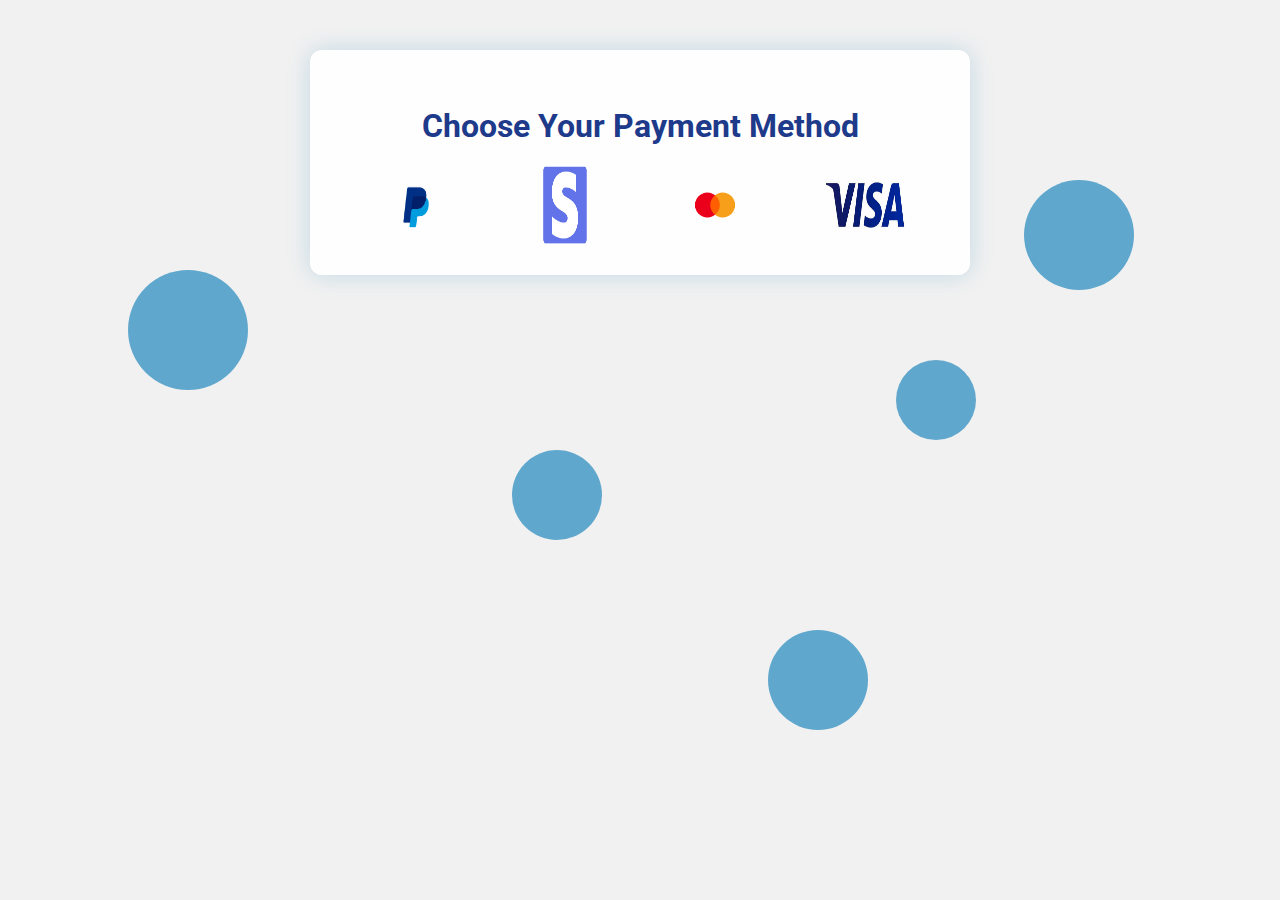
<file: checkout.html>
<!DOCTYPE html>
<html lang="en">
<head>
  <meta charset="UTF-8">
  <meta name="viewport" content="width=device-width, initial-scale=1.0">
  <title>Payment Page</title>
  <link href="https://fonts.googleapis.com/css2?family=Roboto:wght@400;500;700&display=swap" rel="stylesheet">
  <style>
    body {
      font-family: 'Roboto', sans-serif;
      margin: 0;
      padding: 0;
      overflow: hidden;
      background-color: #f1f1f1;
    }

    .payment-container {
      max-width: 600px;
      margin: 50px auto;
      background-color: rgba(255, 255, 255, 0.9);
      padding: 30px;
      border-radius: 12px;
      box-shadow: 0 0 25px rgba(0, 119, 182, 0.2);
      text-align: center;
      position: relative;
      z-index: 10;
    }

    .payment-container h2 {
      color: #1e3a8a;
      margin-bottom: 20px;
      font-size: 2rem;
      font-weight: 700;
    }

    .payment-container p {
      font-size: 1.1rem;
      margin-top: 15px;
    }

    .payment-methods {
      display: flex;
      justify-content: space-around;
      margin-top: 20px;
      flex-wrap: wrap;
    }

    .payment-methods img {
      width: 80px;
      cursor: pointer;
      transition: transform 0.3s;
    }

    .payment-methods img:hover {
      transform: scale(1.1);
    }

    .payment-form {
      display: none;
      margin-top: 20px;
      text-align: left;
    }

    .payment-form input {
      width: 100%;
      padding: 12px;
      margin-bottom: 15px;
      border: 1px solid #ccc;
      border-radius: 8px;
      font-size: 1rem;
      margin-left: -10px;
    }

    .payment-form button {
      background-color: #1e3a8a;
      color: white;
      padding: 12px 25px;
      font-size: 1rem;
      border: none;
      border-radius: 8px;
      cursor: pointer;
      width: 100%;
      transition: background-color 0.3s;
    }

    .payment-form button:hover {
      background-color: #1c3d5b;
    }

    .error-message {
      color: red;
      font-size: 0.9rem;
      margin-bottom: 15px;
    }

    /* Floating Balls Animation */
    .ball {
      position: absolute;
      border-radius: 50%;
      background-color: rgba(0, 119, 182, 0.6);
      animation: float 10s linear infinite;
    }

    .ball:nth-child(1) {
      width: 120px;
      height: 120px;
      top: 30%;
      left: 10%;
      animation-duration: 15s;
      animation-delay: 0s;
    }

    .ball:nth-child(2) {
      width: 90px;
      height: 90px;
      top: 50%;
      left: 40%;
      animation-duration: 13s;
      animation-delay: 3s;
    }

    .ball:nth-child(3) {
      width: 100px;
      height: 100px;
      top: 70%;
      left: 60%;
      animation-duration: 18s;
      animation-delay: 5s;
    }

    .ball:nth-child(4) {
      width: 110px;
      height: 110px;
      top: 20%;
      left: 80%;
      animation-duration: 17s;
      animation-delay: 2s;
    }

    .ball:nth-child(5) {
      width: 80px;
      height: 80px;
      top: 40%;
      left: 70%;
      animation-duration: 12s;
      animation-delay: 4s;
    }

    @keyframes float {
      0% {
        transform: translateY(0) rotate(0deg);
      }
      50% {
        transform: translateY(-100vh) rotate(180deg);
      }
      100% {
        transform: translateY(0) rotate(360deg);
      }
    }
  </style>
</head>
<body>

<!-- Floating Balls -->
<div class="ball"></div>
<div class="ball"></div>
<div class="ball"></div>
<div class="ball"></div>
<div class="ball"></div>

<div class="payment-container">
  <h2>Choose Your Payment Method</h2>

  <div class="payment-methods">
    <img src="./images/PayPal-Logo-PNG-Free-Image.png" alt="PayPal" title="Pay with PayPal" onclick="selectPaymentMethod('PayPal')">
    <img src="./images/Stripe-Emblem.png" alt="Stripe" title="Pay with Stripe" onclick="selectPaymentMethod('Stripe')">
    <img src="./images/mastercard-og-image.png" alt="MasterCard" title="Pay with MasterCard" onclick="selectPaymentMethod('MasterCard')">
    <img src="./images/OIP (1).jpeg" alt="Visa" title="Pay with Visa" onclick="selectPaymentMethod('Visa')">
  </div>

  <div id="payment-form" class="payment-form">
    <h3>Enter Card Details</h3>
    <div class="error-message" id="error-message"></div>
    <input type="text" id="card-name" placeholder="Cardholder's Name" required>
    <input type="text" id="card-number" placeholder="Card Number" required>
    <input type="text" id="expiry-date" placeholder="MM/YY" required>
    <input type="text" id="cvv" placeholder="CVV" required>
    <button onclick="handlePayment()">Proceed to Payment</button>
  </div>
</div>

<script>
  function selectPaymentMethod(method) {
    // Show the payment form and adjust the heading based on the selected method
    document.getElementById('payment-form').style.display = 'block';
    document.getElementById('payment-form').querySelector('h3').textContent = `Enter ${method} Card Details`;

    // Optionally, update a hidden field or make adjustments depending on the method
    console.log(`Selected Payment Method: ${method}`);
  }

  // Handle the payment process
  function handlePayment() {
    const cardName = document.getElementById('card-name').value;
    const cardNumber = document.getElementById('card-number').value;
    const expiryDate = document.getElementById('expiry-date').value;
    const cvv = document.getElementById('cvv').value;
    const errorMessage = document.getElementById('error-message');
    
    // Clear previous error messages
    errorMessage.textContent = '';

    // Simple validation for card details (you can enhance this further)
    if (!cardName || !cardNumber || !expiryDate || !cvv) {
      errorMessage.textContent = "Please fill in all card details.";
      return;
    }

    // Card Number validation (basic check for length)
    if (!/^\d{16}$/.test(cardNumber)) {
      errorMessage.textContent = "Please enter a valid 16-digit card number.";
      return;
    }

    // Expiry Date validation (basic MM/YY format check)
    if (!/^(0[1-9]|1[0-2])\/\d{2}$/.test(expiryDate)) {
      errorMessage.textContent = "Please enter a valid expiry date (MM/YY).";
      return;
    }

    // CVV validation (basic check for 3 digits)
    if (!/^\d{3}$/.test(cvv)) {
      errorMessage.textContent = "Please enter a valid 3-digit CVV.";
      return;
    }
window.location.href = "./order-completed.html";
  }
</script>

</body>
</html>
</file>
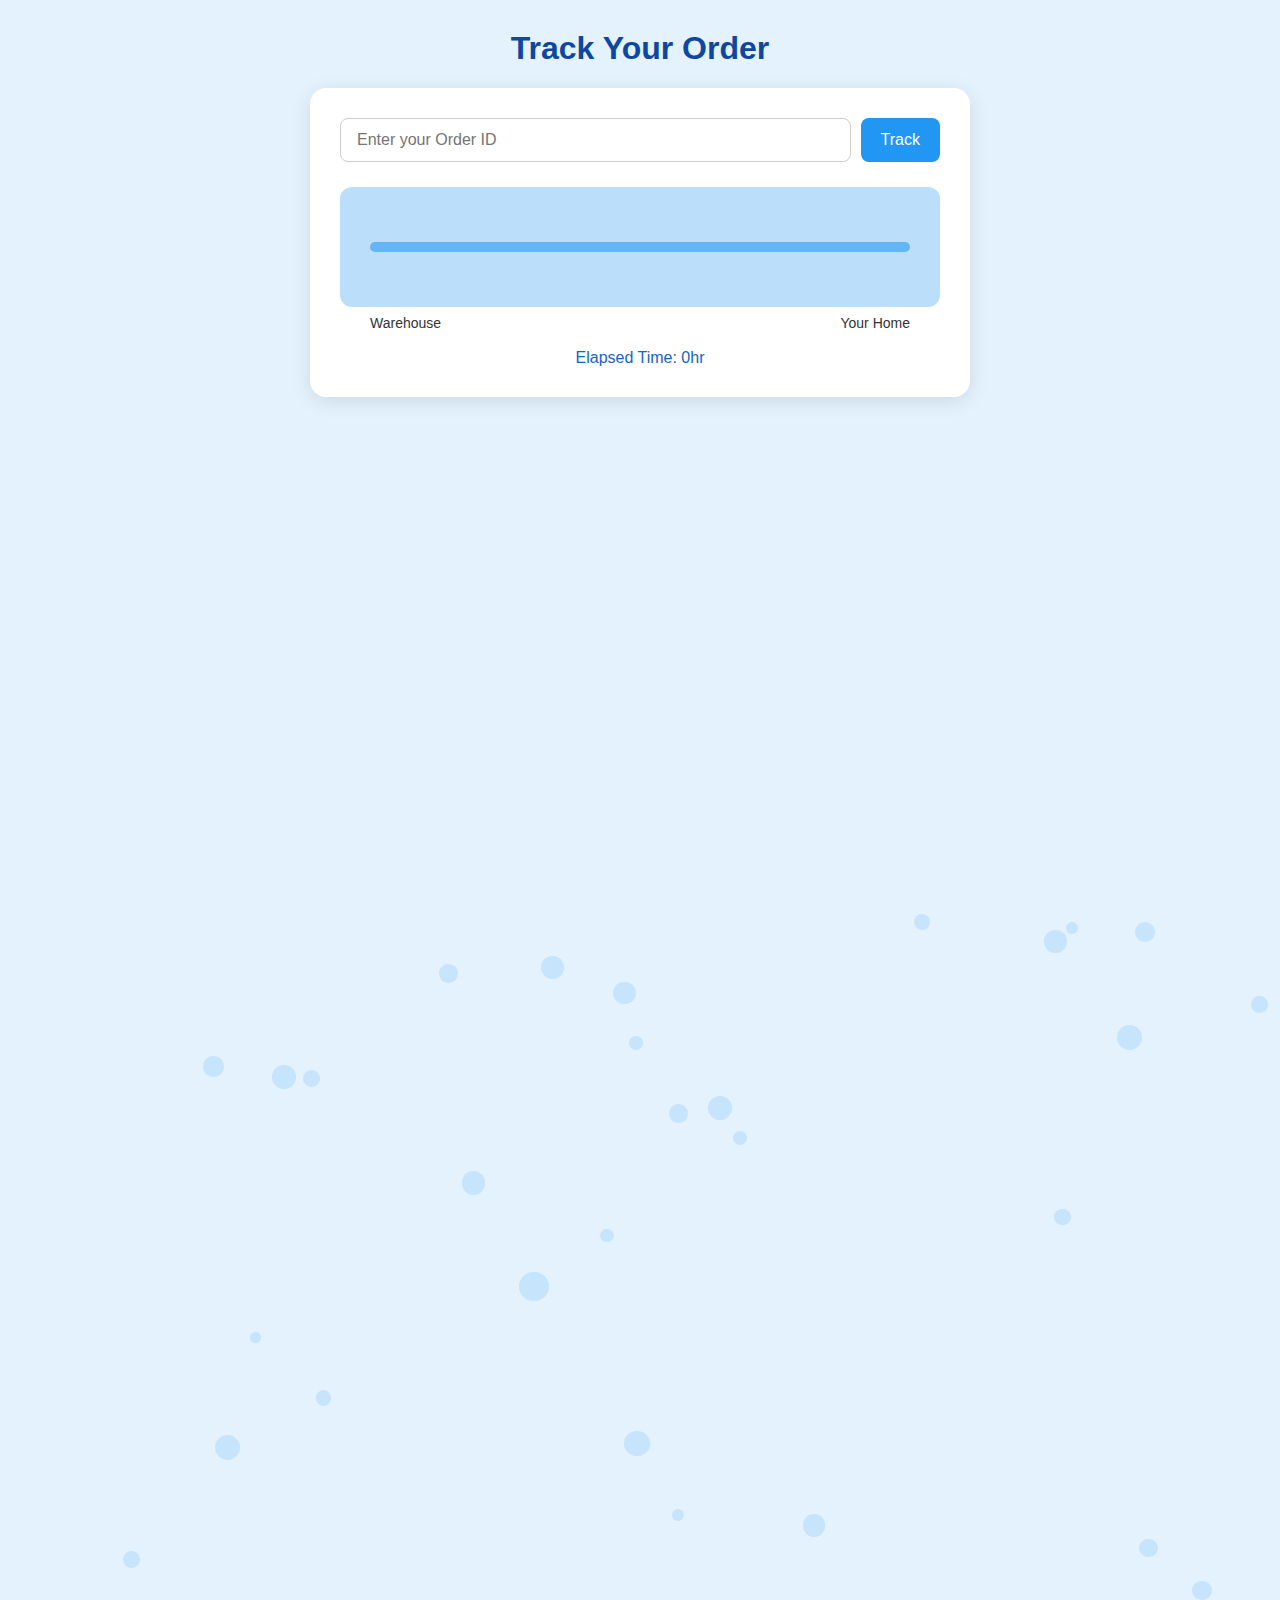
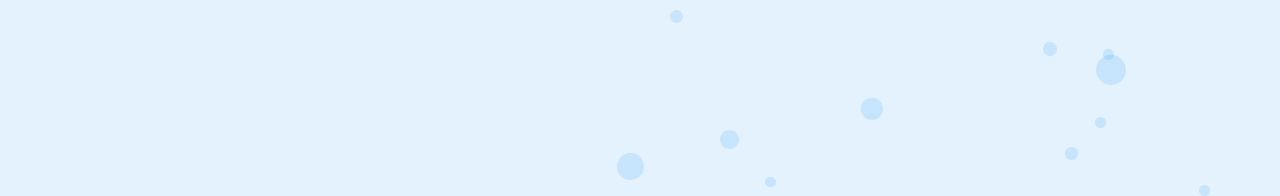
<file: track-your-order.html>
<!DOCTYPE html>
<html lang="en">
<head>
  <meta charset="UTF-8" />
  <title>Track Your Order</title>
  <style>
    :root {
      --primary: #2196F3;
      --bg: #e3f2fd;
      --text: #0d47a1;
    }

    body {
      margin: 0;
      font-family: 'Segoe UI', sans-serif;
      background-color: var(--bg);
      overflow: hidden;
    }

    h1 {
      text-align: center;
      color: var(--text);
      margin-top: 30px;
    }

    .card {
      background: white;
      border-radius: 16px;
      padding: 30px;
      box-shadow: 0 4px 20px rgba(0,0,0,0.1);
      max-width: 600px;
      width: 90%;
      margin: 20px auto;
      position: relative;
      z-index: 2;
    }

    .form-group {
      display: flex;
      gap: 10px;
      margin-bottom: 25px;
    }

    input[type="text"] {
      flex: 1;
      padding: 12px 16px;
      border-radius: 8px;
      border: 1px solid #ccc;
      font-size: 16px;
    }

    button {
      padding: 12px 20px;
      background: var(--primary);
      color: white;
      border: none;
      border-radius: 8px;
      font-size: 16px;
      cursor: pointer;
      transition: background 0.3s;
    }

    button:hover {
      background: #1e88e5;
    }

    .track-container {
      position: relative;
      height: 120px;
      background: #bbdefb;
      border-radius: 12px;
      overflow: hidden;
    }

    .path {
      position: absolute;
      top: 50%;
      left: 5%;
      width: 90%;
      height: 10px;
      background: #64b5f6;
      border-radius: 5px;
      transform: translateY(-50%);
    }

    .order {
      position: absolute;
      top: 50%;
      left: 5%;
      transform: translate(-50%, -50%);
      width: 40px;
      height: 40px;
      background: var(--primary);
      border-radius: 10px;
      box-shadow: 0 4px 8px rgba(0,0,0,0.2);
      display: none;
      transition: left 0.2s ease-out;
    }

    .labels {
      display: flex;
      justify-content: space-between;
      padding: 8px 5%;
      font-size: 14px;
      color: #333;
    }

    #message {
      text-align: center;
      font-size: 18px;
      font-weight: bold;
      color: var(--primary);
      display: none;
      margin-top: 10px;
    }

    #timer {
      text-align: center;
      color: #1565c0;
      font-size: 16px;
      margin-top: 10px;
    }

    /* Floating particles */
    .particle {
      position: absolute;
      background: rgba(33, 150, 243, 0.15);
      border-radius: 50%;
      animation: floatUp 20s linear infinite;
    }

    @keyframes floatUp {
      0% {
        transform: translateY(100vh) scale(1);
        opacity: 1;
      }
      100% {
        transform: translateY(-200px) scale(0.5);
        opacity: 0;
      }
    }

    /* Popup Modal */
    .popup {
      display: none;
      position: fixed;
      top: 0;
      left: 0;
      width: 100%;
      height: 100%;
      background: rgba(0, 0, 0, 0.5);
      justify-content: center;
      align-items: center;
      z-index: 10;
    }

    .popup-content {
      background: white;
      padding: 20px;
      border-radius: 8px;
      text-align: center;
      max-width: 400px;
      width: 80%;
    }

    .popup-button {
      background: var(--primary);
      color: white;
      border: none;
      padding: 10px 20px;
      border-radius: 8px;
      cursor: pointer;
      font-size: 16px;
      transition: background 0.3s;
    }

    .popup-button:hover {
      background: #1e88e5;
    }

  </style>
</head>
<body>

<h1>Track Your Order</h1>

<div class="card">
  <div class="form-group">
    <input type="text" id="orderId" placeholder="Enter your Order ID">
    <button onclick="startTracking()">Track</button>
  </div>

  <div class="track-container">
    <div class="path"></div>
    <div class="order" id="orderBox"></div>
  </div>

  <div class="labels">
    <span>Warehouse</span>
    <span>Your Home</span>
  </div>

  <div id="message">✅ Order Delivered!</div>
  <div id="timer">Elapsed Time: 0hr</div>
</div>

<!-- Floating background particles -->
<script>
  for (let i = 0; i < 40; i++) {
    const particle = document.createElement('div');
    const size = Math.random() * 20 + 10;
    particle.className = 'particle';
    particle.style.width = size + 'px';
    particle.style.height = size + 'px';
    particle.style.left = Math.random() * 100 + 'vw';
    particle.style.top = Math.random() * 100 + 100 + 'vh';
    particle.style.animationDelay = Math.random() * 20 + 's';
    document.body.appendChild(particle);
  }
</script>

<!-- Popup Modal -->
<div id="popup" class="popup">
  <div class="popup-content">
    <p>Invalid Order ID. Please try again.</p>
    <button class="popup-button" onclick="closePopup()">Close</button>
  </div>
</div>

<script>
  let interval, timerInterval;
  let startTime = 0;

  function startTracking() {
    const orderId = document.getElementById('orderId').value.trim();
    const orderBox = document.getElementById('orderBox');
    const message = document.getElementById('message');
    const timerDisplay = document.getElementById('timer');

    const storedOrderId = localStorage.getItem('orderID'); // Get the stored order ID

    if (!orderId) {
      showPopup('Please enter an Order ID');
      return;
    }

    if (orderId !== storedOrderId) {
      showPopup('Invalid Order ID. Please try again.');
      return;
    }

    clearInterval(interval);
    clearInterval(timerInterval);
    message.style.display = 'none';
    orderBox.style.display = 'block';
    orderBox.style.left = '5%';

    let position = 5; // in %
    startTime = 0;
    timerDisplay.textContent = "Elapsed Time: 0s";

    // Timer
    timerInterval = setInterval(() => {
      startTime++;
      timerDisplay.textContent = `Elapsed Time: ${startTime}hr`;
    }, 2000);

    // Movement
    function moveStep() {
      if (position >= 95) {
        clearInterval(interval);
        clearInterval(timerInterval);
        message.style.display = 'block';
        return;
      }

      const step = Math.random() * 2 + 0.5; // Random step
      position = Math.min(95, position + step);
      orderBox.style.left = position + '%';

      // Random delay like stopover
      const nextDelay = Math.random() * 1000 + 300; // 300ms to 1300ms
      interval = setTimeout(moveStep, nextDelay);
    }

    moveStep();
  }

  // Show Popup
  function showPopup(message) {
    const popup = document.getElementById('popup');
    const popupContent = popup.querySelector('.popup-content p');
    popupContent.textContent = message;
    popup.style.display = 'flex';
  }

  // Close Popup
  function closePopup() {
    const popup = document.getElementById('popup');
    popup.style.display = 'none';
  }
</script>

</body>
</html>
</file>
